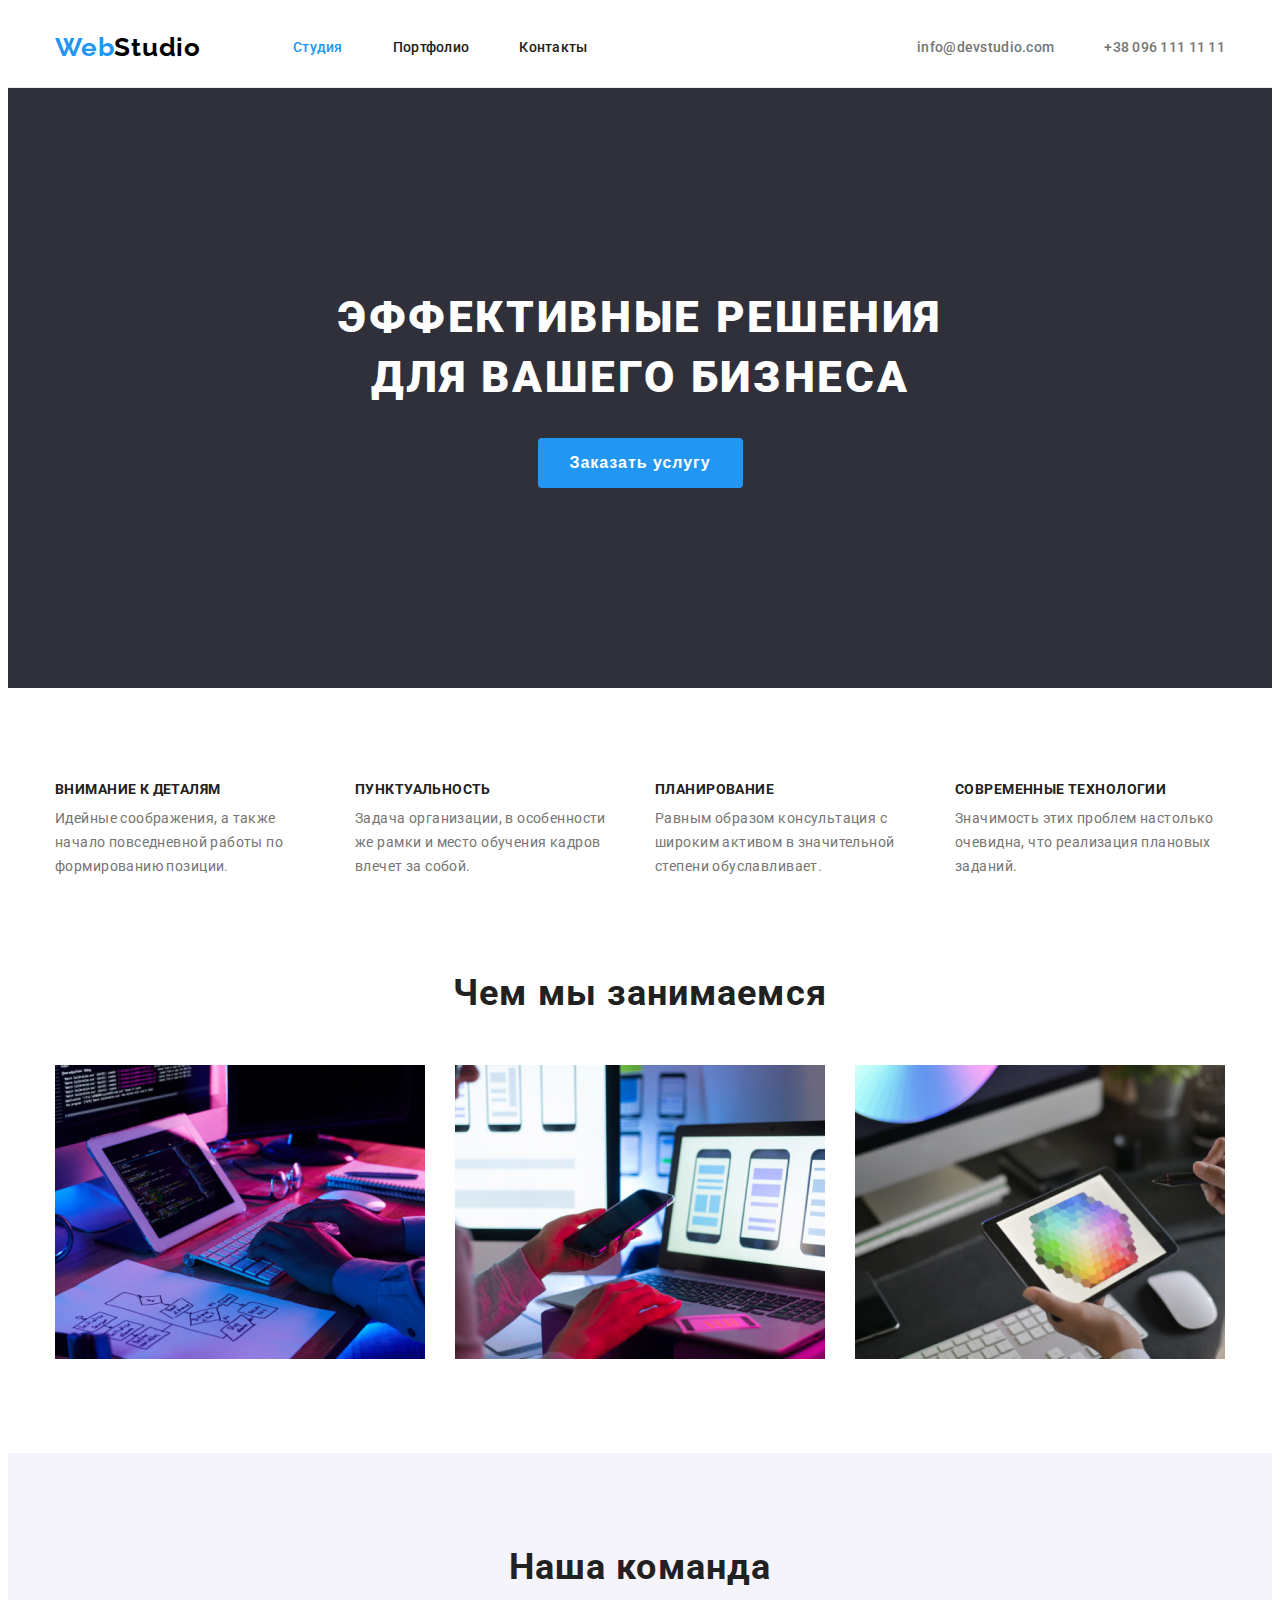
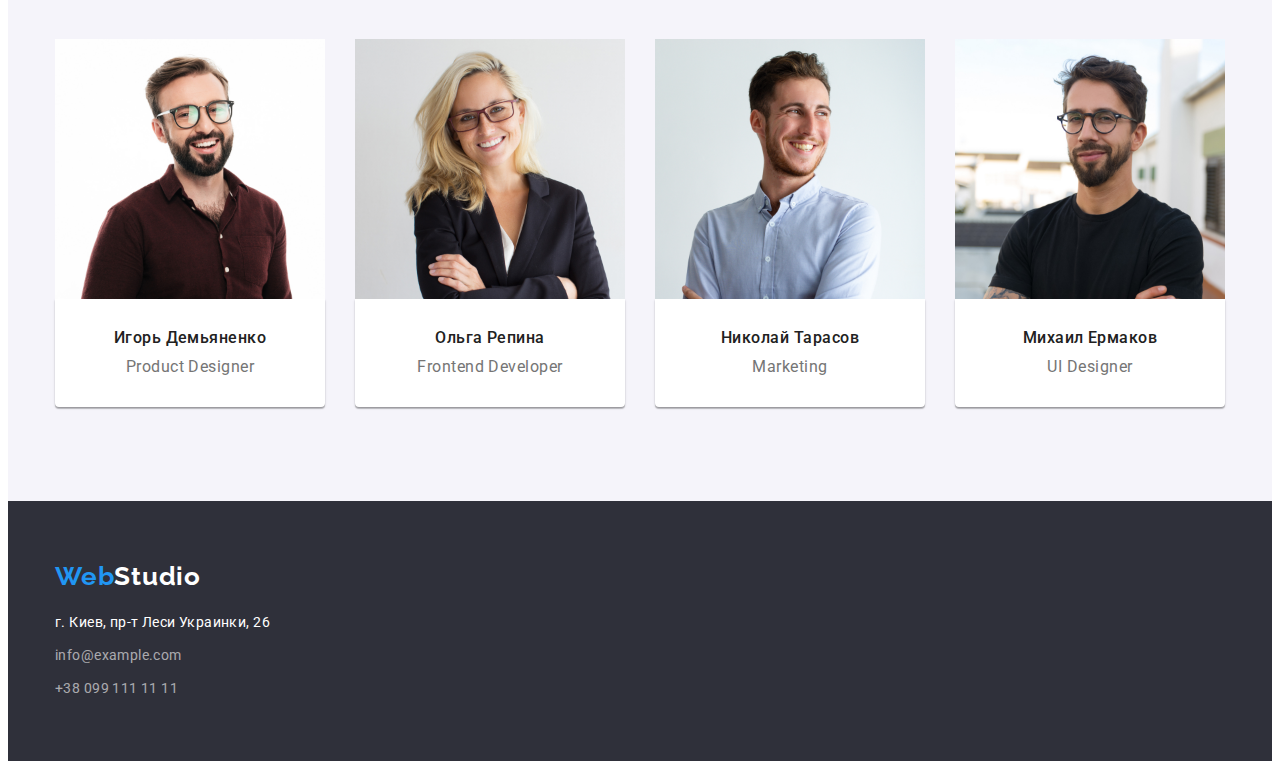
<file: index.html>
<!DOCTYPE html>
<html lang="en">
<head>
    <meta charset="UTF-8">
    <meta http-equiv="X-UA-Compatible" content="IE=edge">
    <meta name="viewport" content="width=device-width, initial-scale=1.0">
    <title>WebStudio</title>
    <link rel="stylesheet" href="https://cdnjs.cloudflare.com/ajax/libs/modern-normalize/1.1.0/modern-normalize.min.css" integrity="sha512-wpPYUAdjBVSE4KJnH1VR1HeZfpl1ub8YT/NKx4PuQ5NmX2tKuGu6U/JRp5y+Y8XG2tV+wKQpNHVUX03MfMFn9Q==" crossorigin="anonymous" referrerpolicy="no-referrer" />
    <link rel="preconnect" href="https://fonts.googleapis.com">
    <link rel="preconnect" href="https://fonts.gstatic.com" crossorigin>
    <link href="https://fonts.googleapis.com/css2?family=Raleway:wght@700&family=Roboto:wght@400;500;700;900&display=swap" rel="stylesheet">
    <link rel="stylesheet" href="./css/styles.css"/>
</head>
<body>
    <!-- ------ шапка сайта HEADER ----------- -->
    <header class="header-nav">
        <!-- -----блок навігація HEADER ------- -->
        <div class="container header-flex">
            <nav class="header-flex">
                <!-- -----логотип logo --------- -->
                <a class="logo link" href="./index.html"><span class="logo-web">Web</span>Studio</a>
                <!---- посилання на сорінки -- -->
                <ul class="list nav-bar">
                    <li class="nav-item"><a class="nav-link current" href="./index.html">Студия</a></li>
                    <li class="nav-item"><a class="nav-link" href="./portfolio.html">Портфолио</a></li>
                    <li class="nav-item"><a class="nav-link" href="">Контакты</a></li>
                </ul>
            </nav>
            <!-- ---блок с контактами Contact block ---- -->
                <ul class="list nav-bar">
                    <li class="nav-item"><a class="contact" href="mailto:info@devstudio.com">info@devstudio.com</a></li>
                    <li class="nav-item"><a class="contact" href="tel:380961111111">+38 096 111 11 11</a></li>
                </ul>
        </div>
    </header>
    <!-- ------- MAIN CONTENT ------------ -->
    <main>
        <!-- ----сексія банера block  baner ------- -->
        <section class="section-baner">
            <div class="container">
                <h1 class="baner-text">Эффективные решения для вашего бизнеса</h1>
                <button class="button-baner" type="button">Заказать услугу</button>
            </div>
        </section>
        <!-- ---------- block for features ------ -->
        <section class="section">
            <div class="container">
                <ul class="list features">
                    <li class="features-item">
                        <h3 class="features-title">Внимание к деталям</h3>
                        <p class="features-text">Идейные соображения, а также начало повседневной работы по формированию позиции.</p>
                    </li>
                    <li class="features-item">
                        <h3 class="features-title">Пунктуальность</h3>
                        <p class="features-text">Задача организации, в особенности же рамки и место обучения кадров влечет за собой.</p>
                    </li>
                    <li class="features-item">
                        <h3 class="features-title">Планирование</h3>
                        <p class="features-text">Равным образом консультация с широким активом в значительной степени обуславливает.</p>
                    </li>
                    <li class="features-item">
                        <h3 class="features-title">Современные технологии</h3>
                        <p class="features-text">Значимость этих проблем настолько очевидна, что реализация плановых заданий.</p>
                    </li>
                </ul>
                <h2 class="hide">приемущества</h2>
            </div>
        </section>    
            <!-- ----------- block for WHAT WE DO ---------------- -->
            <section class="section-works">
                <div class="container">
                    <h2  class="section-title works-title">Чем мы занимаемся</h2>
                        <ul class="list works">
                            <li class="works-item"><img src="./images/img-1.jpg" width="370" height="294" alt="разработка сайтов"></li>
                            <li class="works-item"><img src="./images/img-2.jpg" width="370" height="294" alt="разработка мобильной версии сайта"></li>
                            <li class="works-item"><img src="./images/img-3.jpg" width="370" height="294" alt="разработка дизайна сайта "></li>
                        </ul>
                </div>
            </section>
            
            <!-- ------- блок FOUR OUR TEAM ----------- -->
        <section class="section section-team">
                <h2 class="section-title team-title">Наша команда</h2>
                <!-- foto our team -->
                <div class="container">
                <ul class="list card-set">
                <li class="worker-card">
                    <img src="./images/img-4.jpg" width="270" height="260" alt="foto Product Designer">
                    <div class="card">
                    <h3 class="our-employees">Игорь Демьяненко</h3>
                    <p class="position-work">Product Designer</p>
                    </div>
                </li> 
                
                <li class="worker-card">
                    <img src="./images/img-5.jpg" width="270" height="260" alt="foto Frontend Developer">
                    <div class="card">
                    <h3 class="our-employees">Ольга Репина</h3>
                    <p class="position-work">Frontend Developer</p>
                    </div>
                </li>  
                
                <li class="worker-card">
                    <img src="./images/img-6.jpg" width="270" height="260" alt="foto Marketing">
                    <div class="card">
                    <h3 class="our-employees">Николай Тарасов</h3>
                    <p class="position-work">Marketing</p>
                    </div>
                </li>  
                
                <li class="worker-card">
                    <img src="./images/img-7.jpg" width="270" height="260" alt="foto UI Designer">
                    <div class="card">
                    <h3 class="our-employees">Михаил Ермаков</h3>
                    <p class="position-work">UI Designer</p>
                    </div>
                </li>
                </ul>
        </div>
        </section>
    </main>
    <!-- ------------- блок FUTER------------ -->
    <footer class="footer ">
        <div class="container">
            <a class="logo link" href="./index.html"><span class="logo-web">Web</span><span class="footer-logo">Studio</span></a>
                <address class="footer-content">
                    <ul class="list">
                        <li class="address-item"><a class="footer-address link" href="">г. Киев, пр-т Леси Украинки, 26</a></li>
                        <li class="address-item"><a class="footer-contact link" href="mailto:info@example.com">info@example.com</a></li>
                        <li class="address-item"><a class="footer-contact link" href="tel:380991111111">+38 099 111 11 11</a></li>
                    </ul>
                </address> 
            </div>            
    </footer>
</body>
</html>
</file>
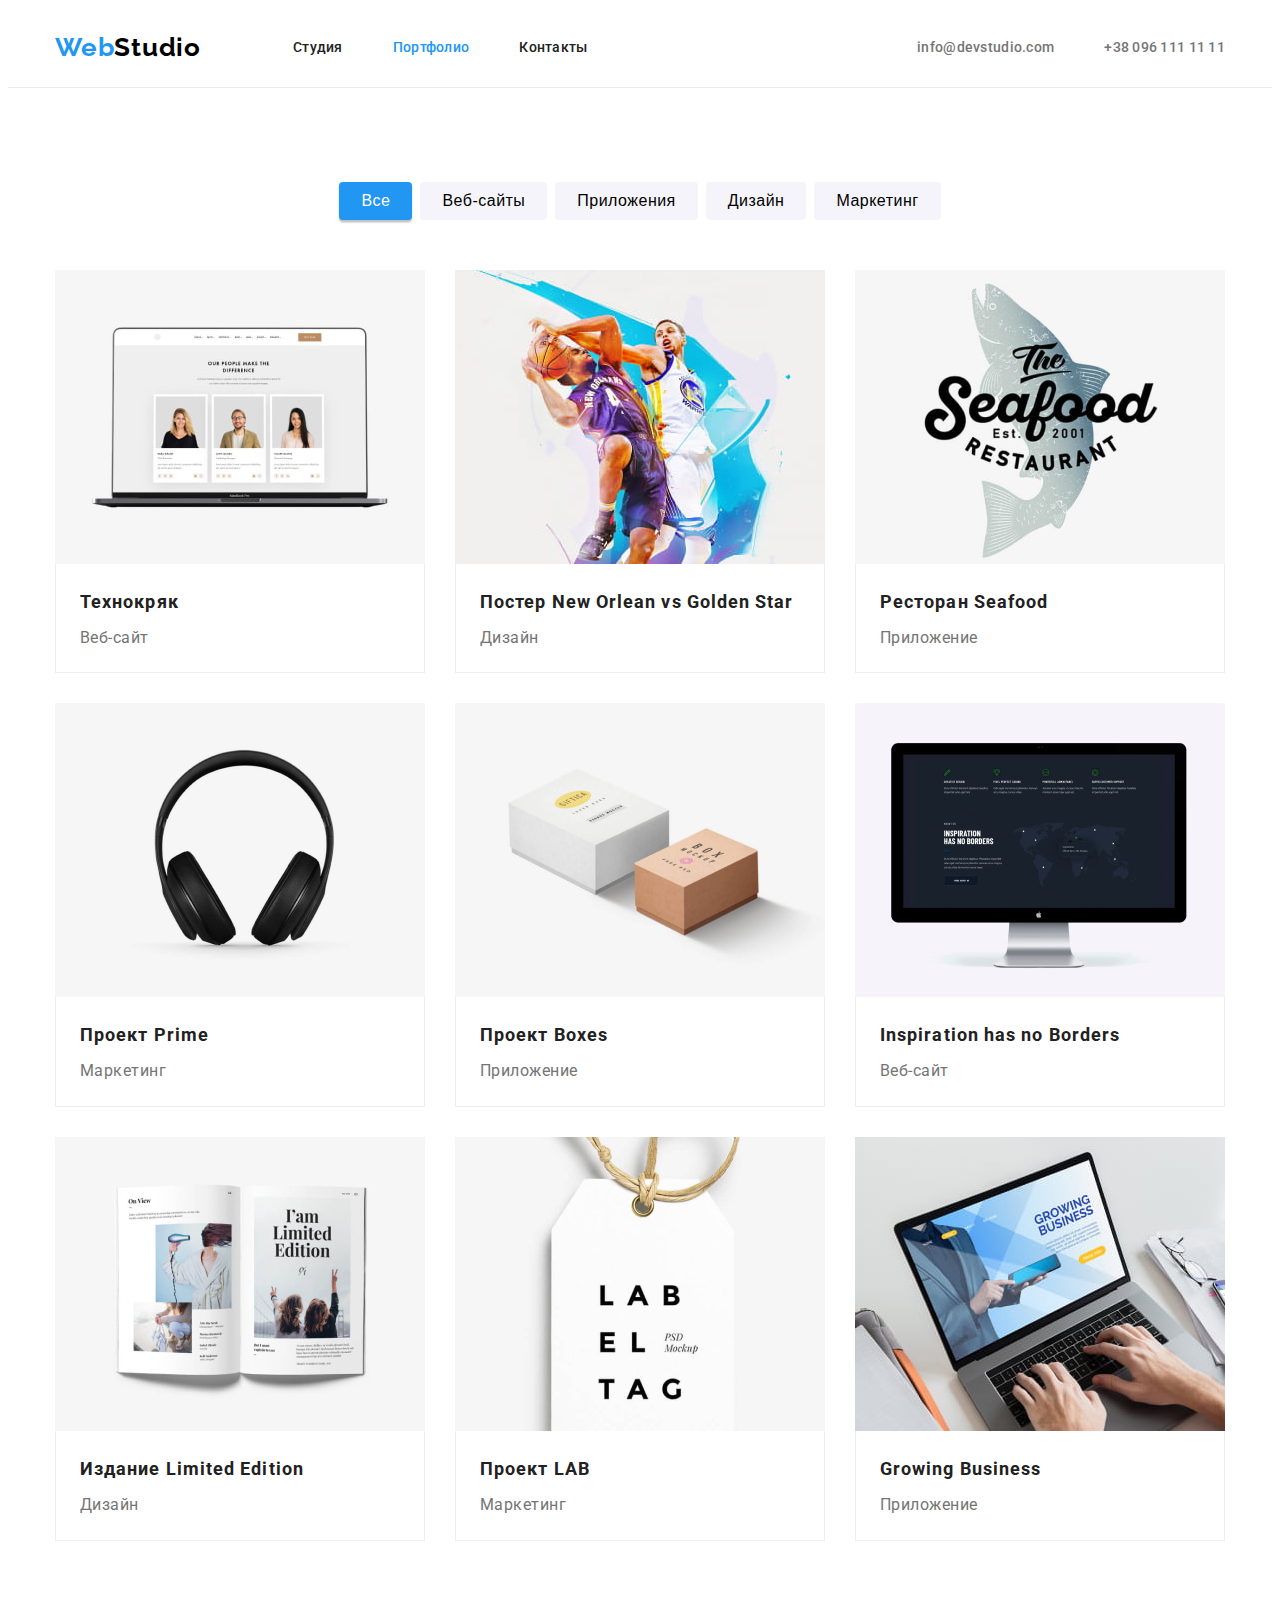
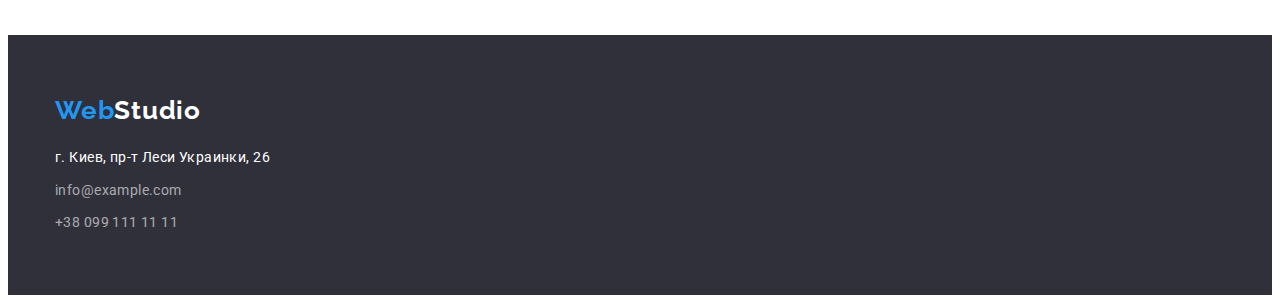
<file: portfolio.html>
<!DOCTYPE html>
<html lang="en">
<head>
    <meta charset="UTF-8">
    <meta http-equiv="X-UA-Compatible" content="IE=edge">
    <meta name="viewport" content="width=device-width, initial-scale=1.0">
    <title>WebStudio</title>
    <link rel="stylesheet" href="https://cdnjs.cloudflare.com/ajax/libs/modern-normalize/1.1.0/modern-normalize.min.css" integrity="sha512-wpPYUAdjBVSE4KJnH1VR1HeZfpl1ub8YT/NKx4PuQ5NmX2tKuGu6U/JRp5y+Y8XG2tV+wKQpNHVUX03MfMFn9Q==" crossorigin="anonymous" referrerpolicy="no-referrer" />
    <link rel="preconnect" href="https://fonts.googleapis.com">
    <link rel="preconnect" href="https://fonts.gstatic.com" crossorigin>
    <link href="https://fonts.googleapis.com/css2?family=Raleway:wght@700&family=Roboto:wght@400;500;700;900&display=swap" rel="stylesheet">
    <link rel="stylesheet" href="./css/styles.css"/>
</head>
<body>
<!-- ------ шапка сайта HEADER ----------- -->
<header class="header-nav">
    <!-- -----блок навігація HEADER ------- -->
    <div class="container header-flex">
        <nav class="header-flex">
            <!-- -----логотип logo --------- -->
            <a class="logo link" href="./index.html"><span class="logo-web">Web</span>Studio</a>
            <!-- -- посилання на сорінки -- -->
            <ul class="list nav-bar">
                <li class="nav-item"><a class="nav-link" href="./index.html">Студия</a></li>
                <li class="nav-item"><a class="nav-link current" href="./portfolio.html">Портфолио</a></li>
                <li class="nav-item"><a class="nav-link" href="">Контакты</a></li>
            </ul>
        </nav>
        <!-- ---блок с контактами Contact block ---- -->
            <ul class="list nav-bar">
                <li class="nav-item"><a class="contact" href="mailto:info@devstudio.com">info@devstudio.com</a></li>
                <li class="nav-item"><a class="contact" href="tel:380961111111">+38 096 111 11 11</a></li>
            </ul>
    </div>
</header>
<!-- ------------ MAIN CONTENT PORTFOLIO ------------ -->
<main>
    <!-- ------- projects block ------- -->
    <section class="section">
        <div class="container">
        <h1 class="hide">наши проекты</h1>
        <!-- buttons block -->
        <ul class="list button-list">
            <li class="buttons-item">
                <button  class="button-title button-title-active"  type="button">Все</button>
            </li>
            <li class="buttons-item">
                <button class="button-title" type="button">Веб-сайты</button>
            </li>
            <li class="buttons-item">
                <button class="button-title" type="button">Приложения</button>
            </li>
            <li class="buttons-item">
                <button class="button-title" type="button">Дизайн</button>
            </li>
            <li class="buttons-item">
                <button class="button-title" type="button">Маркетинг</button>
            </li>
        </ul>
        
        <!-- projects list -->
        
        <ul class="list project-list">
            <li class="project-card">
                <a class="card-container" href="">
                    <img  src="./images/img-8.jpg" alt="фото Веб-сайта">
                    <!-- Ресурс предлагает комплексные предложения с разным уровнем 
                        функционала и сервисов. Все это позволит посетителю получить
                        исчерпывающие сведения о компании или частном лице. -->
                    <div class="card-thumb">
                    <h2 class="project-title-portfolio">Технокряк</h2>
                    <p class="project-title-text">Веб-сайт</p>
                    </div>
                </a>
            </li>
            <li class="project-card">
                <a class="card-container" href="">
                    <img src="./images/img-9.jpg" alt="фото дизайна">
                    <div class="card-thumb">
                    <h2 class="project-title-portfolio">Постер New Orlean vs Golden Star</h2>
                    <p class="project-title-text">Дизайн</p>
                    </div>
                </a>
            </li>
            <li class="project-card">
                <a class="card-container" href="">
                    <img src="./images/img-10.jpg" alt="фото логотипа">
                    <div class="card-thumb">
                    <h2 class="project-title-portfolio">Ресторан Seafood</h2>
                    <p class="project-title-text">Приложение</p>
                    </div>
                </a>
            </li>
            <li class="project-card">
                <a class="card-container" href="">
                    <img src="./images/img-11.jpg" alt="аудио продукция">
                    <div class="card-thumb">
                    <h2 class="project-title-portfolio">Проект Prime</h2>
                    <p class="project-title-text">Маркетинг</p>
                    </div>
                </a>
            </li>
            <li class="project-card">
                <a class="card-container" href="">
                    <img src="./images/img-12.jpg" alt="коробки">
                    <div class="card-thumb">
                    <h2 class="project-title-portfolio">Проект Boxes</h2>
                    <p class="project-title-text">Приложение</p>
                    </div>
                </a>
            </li>
            <li class="project-card">
                <a class="card-container" href="">
                    <img src="./images/img-13.jpg" alt="розробка сайта ">
                    <div class="card-thumb">
                    <h2 class="project-title-portfolio">Inspiration has no Borders</h2>
                    <p class="project-title-text">Веб-сайт</p>
                    </div>
                </a>
            </li>
            <li class="project-card">
                <a class="card-container" href="">
                    <img src="./images/img-14.jpg" alt="дизайн журналу ">
                    <div class="card-thumb">
                    <h2 class="project-title-portfolio">Издание Limited Edition</h2>
                    <p class="project-title-text">Дизайн</p>
                    </div>
                </a>
            </li>
            <li class="project-card">
                <a class="card-container" href="">
                    <img src="./images/img-15.jpg" alt="продукция лейб ">
                    <div class="card-thumb">
                    <h2 class="project-title-portfolio">Проект LAB</h2>
                    <p class="project-title-text">Маркетинг</p>
                    </div>
                </a>
            </li>
            <li class="project-card">
                <a class="card-container" href="">
                    <img src="./images/img-16.jpg" alt="фото разработки веб-приложения ">
                    <div class="card-thumb">
                    <h2 class="project-title-portfolio">Growing Business</h2>
                    <p class="project-title-text">Приложение</p>
                    </div>
                </a>
            </li>
        </ul>
    </div>
    </section>
</main>
<!-- ------------- блок FUTER------------ -->
<footer class="footer">
    <div class="container">
        <a class="logo link" href="./index.html"><span class="logo-web">Web</span><span class="footer-logo">Studio</span></a>
            <address class="footer-content">
                <ul class="list">
                    <li class="address-item"><a class="footer-address link" href="">г. Киев, пр-т Леси Украинки, 26</a></li>
                    <li class="address-item"><a class="footer-contact link" href="mailto:info@example.com">info@example.com</a></li>
                    <li class="address-item"><a class="footer-contact link" href="tel:380991111111">+38 099 111 11 11</a></li>
                </ul>
            </address> 
        </div>            
</footer>
</body>
</html>
</file>
<file: css/styles.css>
/* color body #E5E5E5 */
/* color header #FFFFFF */
/* color section baner #2F303A */
/* color bodi #E5E5E5 */
/* color section our team #F5F4FA */
/* color footer #2F303A */
/* color button #2196F3 */

html{
    box-sizing: border-box;
}

*,
*::before,
*::after{
box-sizing: inherit;
}

:root{
   --primary-bd-color:#E5E5E5;
   --text-color: #212121;
   --second-text-color: #757575;
   --accent-color: #2196F3;
   --main-color: #FFFFFF;
   --theme-color: #F5F4FA;
   --second-theme-color: #2F303A;
   --fon-color: #F5F4FA;
}


body{
    font-family: 'Roboto', sans-serif;
    color:var(--text-color);
    font-size: 14px;
}
/* ------ УТІЛІТИ ---------- */

h1, h2, h3, h4, h5, h6, p, ul {
    margin: 0;
    padding: 0;
}

img{
    display: block;
}

.hide {
    position: absolute;
    white-space: nowrap;
    width: 1px;
    height: 1px;
    overflow: hidden;
    border: 0;
    padding: 0;
    clip: rect(0 0 0 0);
    clip-path: inset(50%);
    margin: -1px;
}

.list{
    list-style: none;  
}

a {
    text-decoration: none;
}

.link {
    text-decoration: none;
    color: var(--text-color);
}

.container {
    width: 1200px;
    margin-left: auto;
    margin-right: auto;
    padding-left: 15px;
    padding-right: 15px;
}

.section {
    padding-top: 94px;
    padding-bottom: 94px;
}

/*------- стилізація логотипу
та фону шапки -------------------*/

.header-nav{
    display:flex;
    background-color:var(--main-color);
    border-bottom: 1px solid #ECECEC;
}

.header-flex {
    display: flex;
    align-items: center;
}

/*---------- логотип -----------*/

.logo{
    display: block;
    padding: 24px 0;
    margin-right: 92px;

    color: #000000;
    font-family: 'Raleway', sans-serif;
    font-style: normal;
    font-weight: 700;
    font-size: 26px;
    line-height: 1.19;
    letter-spacing: 0.03em;
}

.logo-web {
    color: var(--accent-color);
}

.logo-studio {
    color: #000000;
}

.nav-bar{
    display: flex;
    margin-left: auto;
}

.nav-item+.nav-item{
    margin-left: 50px;
}

.nav-link{
    padding: 32px 0;

    font-weight: 500;
    line-height: 1.14;
    letter-spacing: 0.02em;
    color:var(--text-color); 
}

.contact{
    padding: 32px 0;

    font-weight: 500;
    line-height: 1.14;
    letter-spacing: 0.02em;
    color:var(--second-text-color);
}

.nav-link:hover,
.nav-link:focus,
.contact:focus,
.contact:hover,
.current{
color: var(--accent-color);
}


/*------ сексія банера (block  baner)-------- */

.section-baner{
    padding-top: 200px;
    padding-bottom: 200px;
    background-color:var(--second-theme-color);
}

.baner-text{
    margin-bottom: 30px;

max-width: 696px;
margin-left: auto;
margin-right: auto;
font-weight: 900;
font-size: 44px;
line-height: 1.36;
text-align: center;
letter-spacing: 0.06em;
text-transform: uppercase;
color:var(--main-color);
}

.button-baner{
display: block;
margin: 0 auto;
padding: 10px 32px;
border:none;
border-radius: 4px;

font-weight: 700;
font-size: 16px;
line-height: 1.87;
letter-spacing: 0.06em;
color:var(--main-color);
background-color:var(--accent-color);
}

.button-baner:focus,
.button-baner:hover{
    background: #188CE8;
    box-shadow: 0px 4px 4px rgba(0, 0, 0, 0.15);
    border-radius: 4px;
}

/* ----сексія особливості features --------*/


.features{
    display: flex;
    flex-wrap: wrap;
}

.features-item{
    
    width: 270px;
}

.features-item+.features-item{
    margin-left: 30px;
}

.features-title{
    margin-bottom: 10px;
    font-weight: 700;
    font-size: 14px;
    line-height: 1.14;
    letter-spacing: 0.03em;
    text-transform: uppercase;
    color:var(--text-color) ;
}  

.features-text{
    font-size: 14px;
    line-height: 1.71;
    letter-spacing: 0.03em;
    color:var(--second-text-color) ;
    
}  

/*---- сексія чим ми займаємося WHAT WE DO ----- */

.section-works {
    display: flex;
    padding-bottom: 94px;
}

.section-title{
    text-align: center;

    font-weight: 700;
    font-size: 36px;
    line-height: 1.16;
    letter-spacing: 0.03em;
}

.works-title{
    margin-bottom: 50px;
}

.works{
    display: flex;
    flex-wrap: wrap;

}

.works-item{
    margin-right: 30px;
}

.works-item:last-child{
    margin-right:0px;
}

/* ---------- блок FOUR OUR TEAM ----------- */
.section-team{
    background-color: var(--fon-color);
}

.team-title{
    margin-bottom: 50px;
}

.card-set{
    display: flex;
    flex-wrap: wrap;
}

.card-set>.worker-card{
    margin-right: 30px;
}

.worker-card:last-child{
    margin-right: 0px;
}

.card{
    padding-top: 30px;
    padding-bottom: 30px;

    background-color: #FFFFFF;
    box-shadow: 0px 1px 3px rgba(0, 0, 0, 0.12),
    0px 1px 1px rgba(0, 0, 0, 0.14),
    0px 2px 1px rgba(0, 0, 0, 0.2);
    border-radius: 0px 0px 4px 4px;

}

.our-employees{
    margin-bottom: 10px;

    font-weight: 500;
    font-size: 16px;
    line-height: 1.18;
    text-align: center;
    letter-spacing: 0.03em;
    color: var(--text-color);
}
.position-work{
    font-size: 16px;
    line-height: 1.18;
    text-align: center;
    letter-spacing: 0.03em;
    color: var(--second-text-color);
}


/*------------- блок FUTER ------------ */

.footer{
    padding: 60px 0;
    background-color: var(--second-theme-color); 
}
.footer-logo{
    color: var(--main-color);
}
.container>.logo{
    padding: 0;
    margin-bottom: 20px;
}

.footer-content{
    font-style: normal;
}

.address-item+.address-item{
    margin-top: 9px;
}
.footer-address{
    font-size: 14px;
    line-height: 1.7;
    letter-spacing: 0.03em;
    color: var(--main-color);
}
.footer-contact{
    font-size: 14px;
    line-height:1.7;
    letter-spacing: 0.03em;
    color: rgba(255, 255, 255, 0.6);
}

.footer-contact:focus,
.footer-contact:hover{
    color: var(--accent-color);
}



/* -------- страница ПОРТФОЛІО --------- */

.button-list{
    display: flex;
    align-items: center;
    justify-content: center;
    margin-bottom: 50px;
}

.buttons-item+.buttons-item{
    margin-left: 8px;
}

.project-list{
    display: flex;
    flex-wrap: wrap;
    margin-left: -30px;
    margin-top: -30px;
}
.project-list>.project-card{
    
    margin-left: 30px;
    margin-top: 30px;
}

.button-title{
    padding-top: 6px;
    padding-bottom: 6px;
    padding-left: 22px;
    padding-right: 22px;
    border-radius: 4px;
    border: 0;

    font-weight: 500;
    font-size: 16px;
    line-height: 1.6;
    letter-spacing: 0.03em;
    background-color: #F5F4FA;
    cursor: pointer;
}

.button-title:focus,
.button-title:hover,
.button-title:active,
.button-title-active{
    background-color: var(--accent-color);
    color: var(--main-color);
    box-shadow:0px 3px 1px rgba(0, 0, 0, 0.1),
    0px 1px 2px rgba(0, 0, 0, 0.08),
    0px 2px 2px rgba(0, 0, 0, 0.12);
}

.card-container{
    display: block;
}

.card-thumb{
    padding: 20px 24px;
    border-left: 1px solid #EEEEEE;
    border-bottom: 1px solid #EEEEEE;
    border-right: 1px solid #EEEEEE;
}

.project-title-portfolio{
    margin-bottom: 4px;

    font-weight: 700;
    font-size: 18px;
    line-height: 2.0;
    letter-spacing: 0.06em;
    color: var(--text-color);
}
.project-title-text{
    font-size: 16px;
    line-height: 1.8;
    letter-spacing: 0.03em;
    color:var(--second-text-color);
}
</file>
